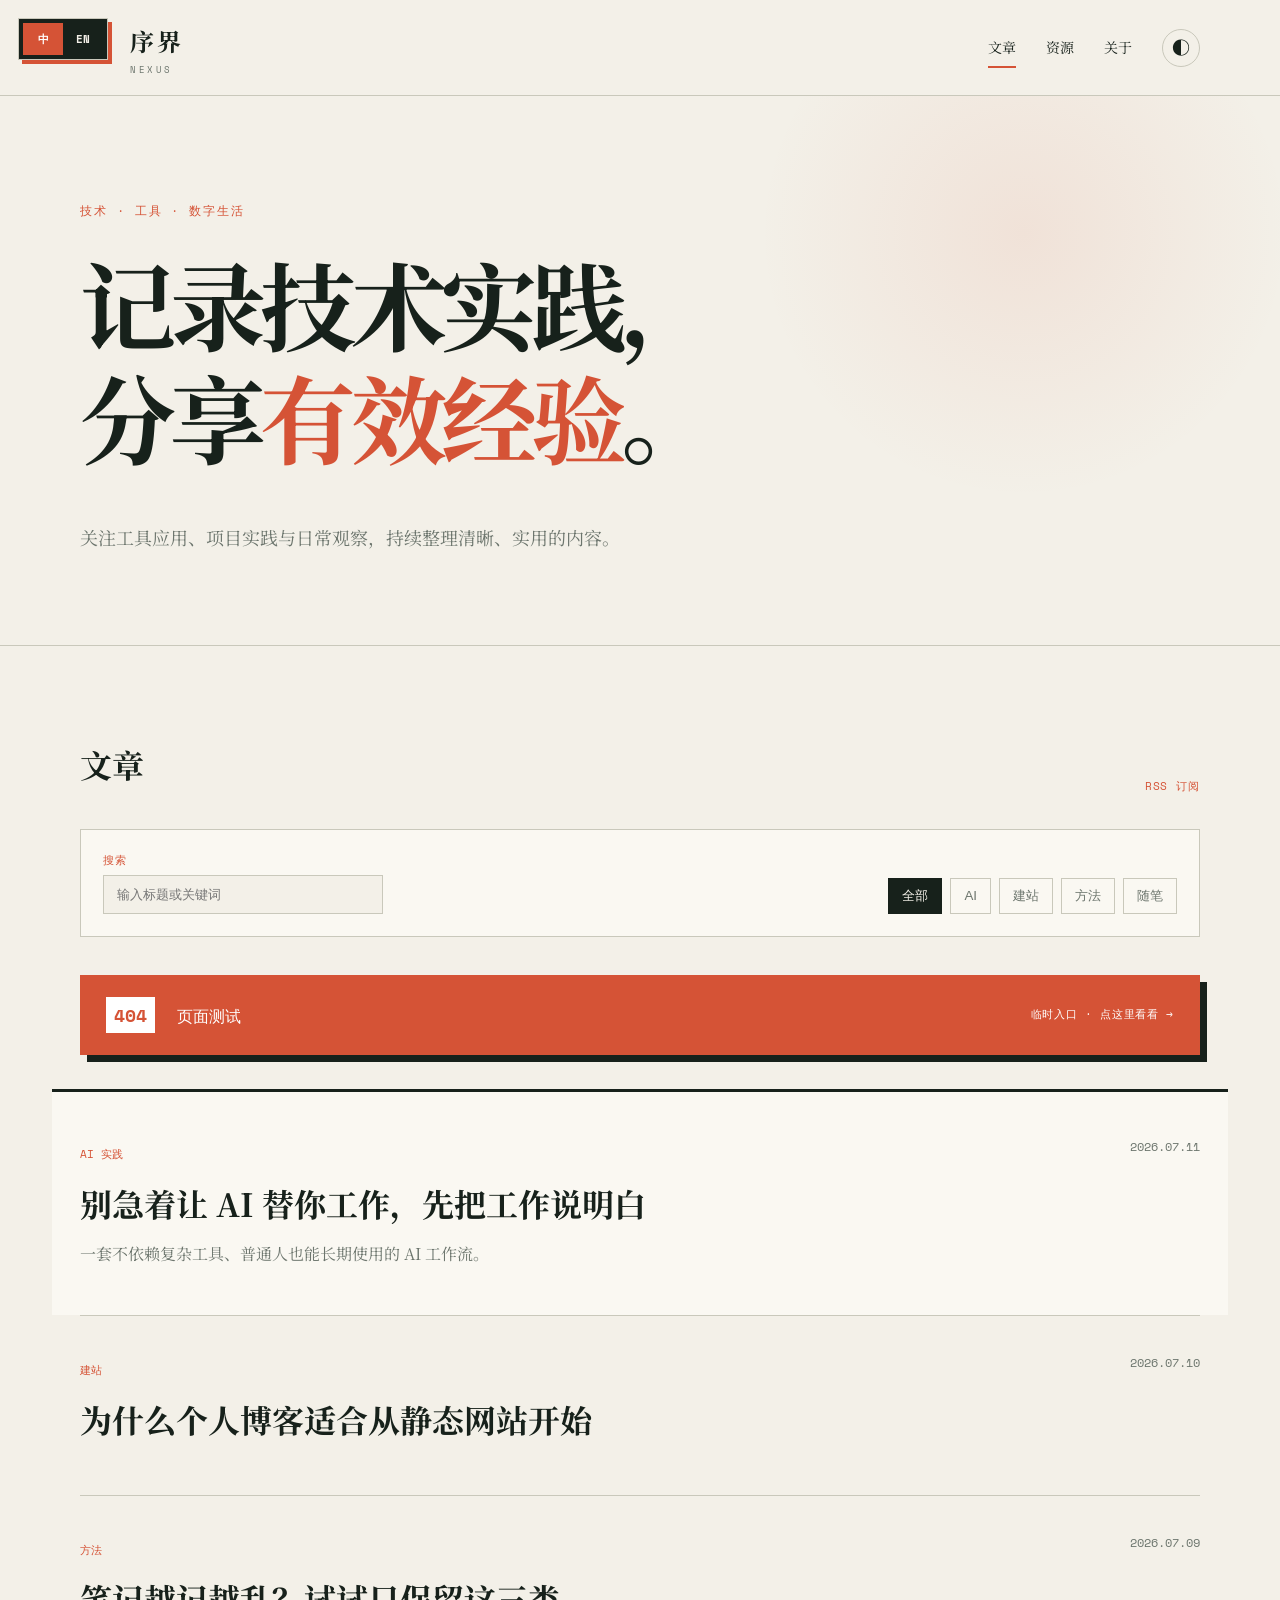
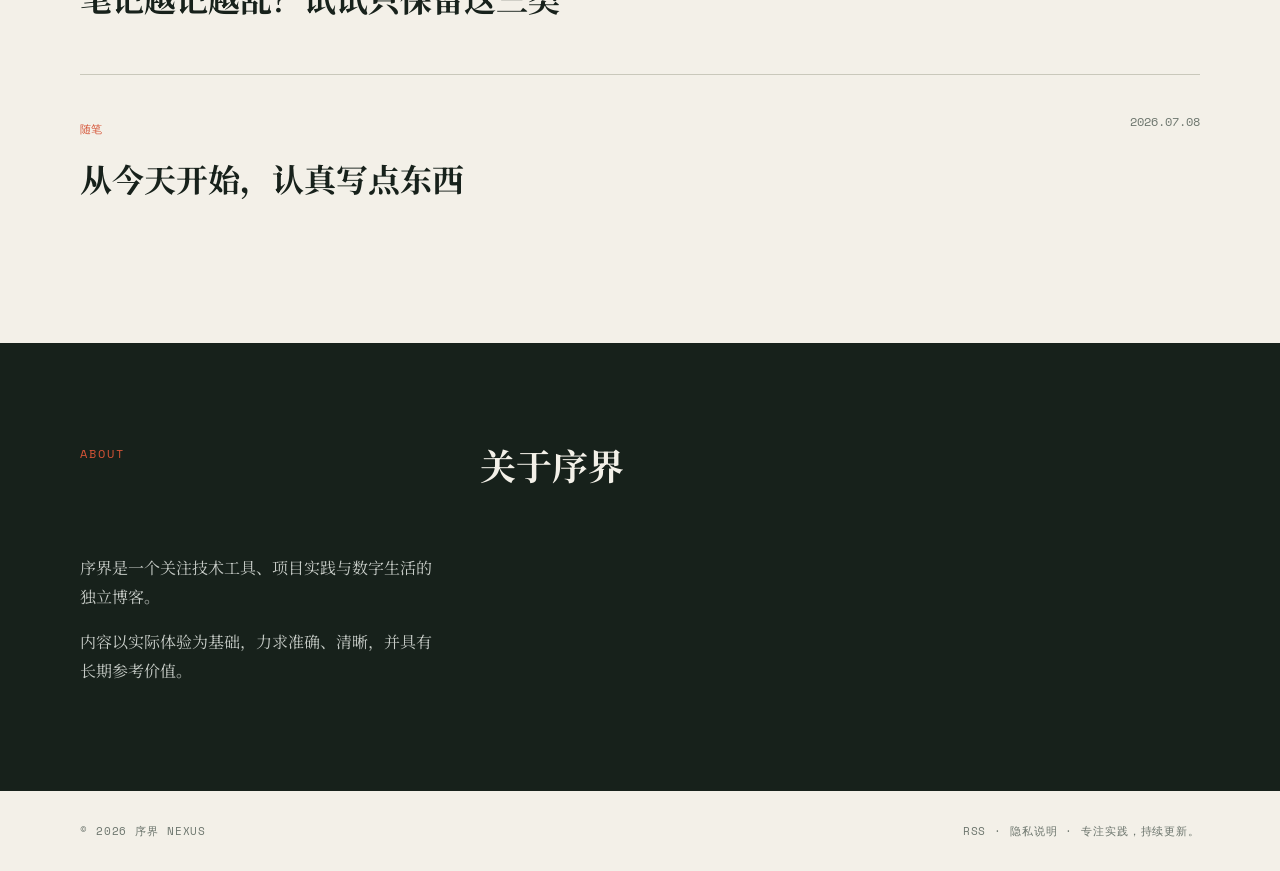
<file: index.html>
<!doctype html>
<html lang="zh-CN">
<head>
  <meta charset="utf-8">
  <meta name="viewport" content="width=device-width, initial-scale=1">
  <meta name="google-site-verification" content="OLqvK3lWUzKUaAXbJg2RWSnVFrcFOmCCA08Ltvx1gTo">
  <meta name="description" content="一间写技术、生活与长期主义的数字花园。">
  <title>序界 NEXUS · 个人博客</title>
  <link rel="alternate" type="application/rss+xml" title="序界 NEXUS RSS" href="./feed.xml">
  <link rel="stylesheet" href="./assets/style.css">
</head>
<body>
  <header class="site-header">
    <a class="brand" href="./">序界<span>NEXUS</span></a>
    <nav aria-label="主导航">
      <a class="active" href="./">文章</a><a href="./resources.html">资源</a><a href="#about">关于</a>
      <button id="theme" aria-label="切换明暗主题" title="切换明暗主题">◐</button>
    </nav>
  </header>

  <main>
    <section class="hero">
      <p class="eyebrow">技术 · 工具 · 数字生活</p>
      <h1>记录技术实践，<br>分享<em>有效经验</em>。</h1>
      <p class="intro">关注工具应用、项目实践与日常观察，持续整理清晰、实用的内容。</p>
    </section>

    <section class="posts" aria-labelledby="latest">
      <div class="section-head"><h2 id="latest">文章</h2><a class="rss-link" href="./feed.xml">RSS 订阅</a></div>
      <div class="post-tools">
        <label><span>搜索</span><input id="post-search" type="search" placeholder="输入标题或关键词" autocomplete="off"></label>
        <div class="filters" aria-label="文章分类">
          <button class="active" data-filter="all">全部</button><button data-filter="ai">AI</button><button data-filter="web">建站</button><button data-filter="method">方法</button><button data-filter="essay">随笔</button>
        </div>
      </div>
      <a class="test-404" href="./404-test-page">
        <span><b>404</b> 页面测试</span>
        <small>临时入口 · 点这里看看 →</small>
      </a>
      <a class="featured post-card" data-category="ai" data-search="AI 工作流 会议记录 提示词 核查" href="./posts/ai-workflow.html">
        <div><span class="tag">AI 实践</span><h3>别急着让 AI 替你工作，先把工作说明白</h3><p>一套不依赖复杂工具、普通人也能长期使用的 AI 工作流。</p></div>
        <time datetime="2026-07-11">2026.07.11</time>
      </a>
      <a class="post-row post-card" data-category="web" data-search="静态网站 博客 Cloudflare GitHub 部署" href="./posts/static-site.html"><div><span class="tag">建站</span><h3>为什么个人博客适合从静态网站开始</h3></div><time>2026.07.10</time></a>
      <a class="post-row post-card" data-category="method" data-search="数字笔记 文件夹 方法 整理" href="./posts/digital-notes.html"><div><span class="tag">方法</span><h3>笔记越记越乱？试试只保留这三类</h3></div><time>2026.07.09</time></a>
      <a class="post-row post-card" data-category="essay" data-search="写作 博客 随笔" href="./posts/hello-world.html"><div><span class="tag">随笔</span><h3>从今天开始，认真写点东西</h3></div><time>2026.07.08</time></a>
      <p id="no-results" hidden>没有找到相关文章。</p>
    </section>

    <section class="about" id="about">
      <p>ABOUT</p><h2>关于序界</h2>
      <div><p>序界是一个关注技术工具、项目实践与数字生活的独立博客。</p><p>内容以实际体验为基础，力求准确、清晰，并具有长期参考价值。</p></div>
    </section>
  </main>

  <footer><span>© 2026 序界 NEXUS</span><span><a href="./feed.xml">RSS</a> · <a href="./privacy.html">隐私说明</a> · 专注实践，持续更新。</span></footer>
  <script src="./assets/main.js"></script>
</body>
</html>
</file>
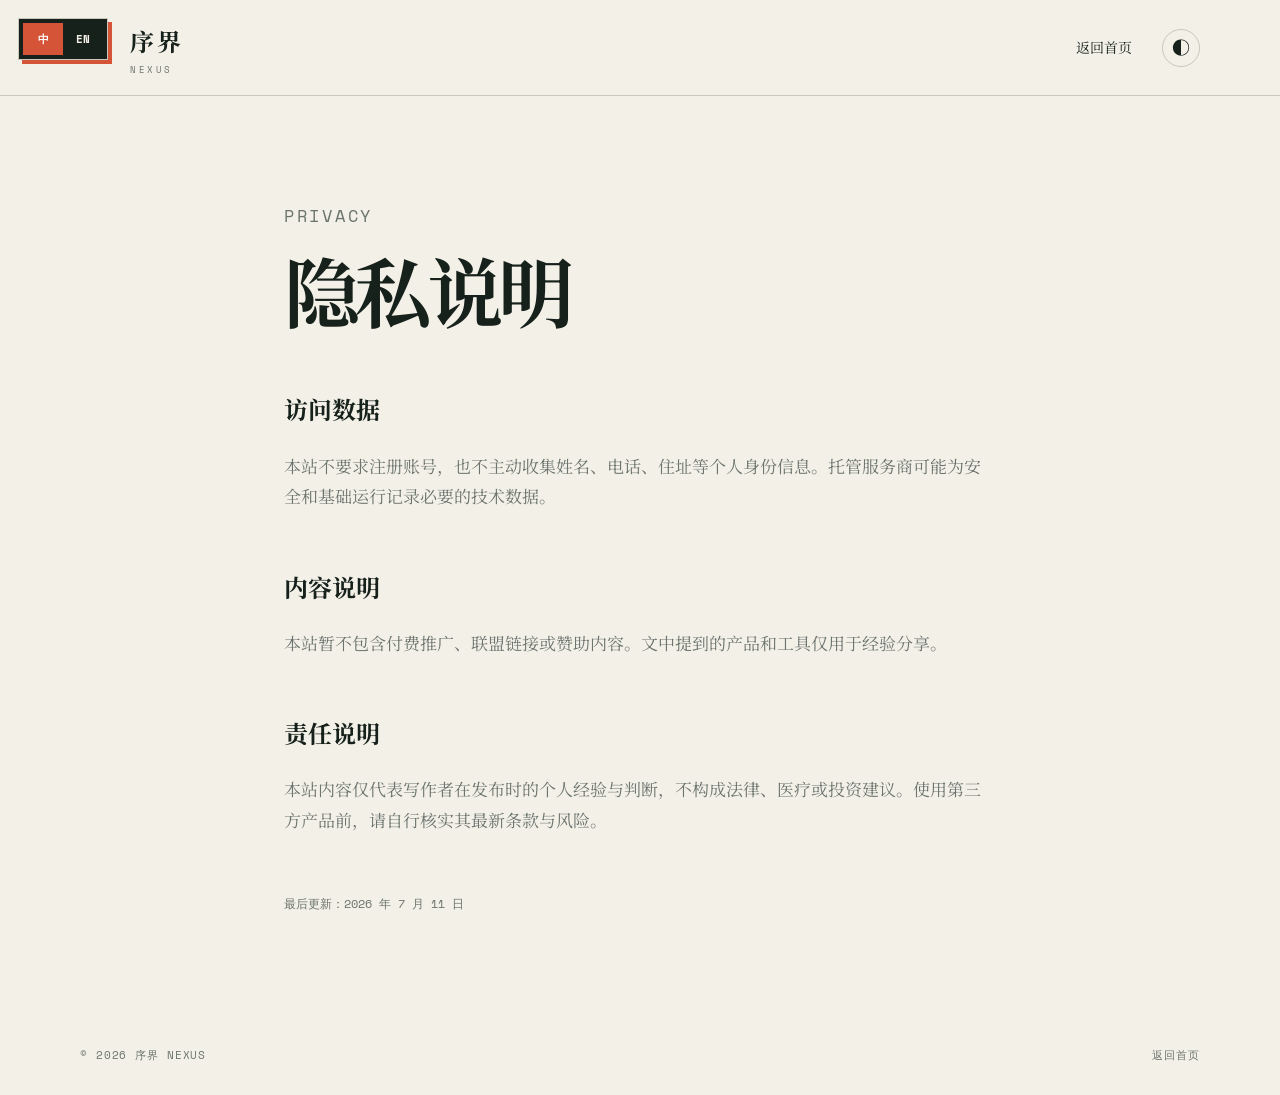
<file: privacy.html>
<!doctype html><html lang="zh-CN"><head><meta charset="utf-8"><meta name="viewport" content="width=device-width,initial-scale=1"><title>隐私与披露 · 序界 NEXUS</title><link rel="stylesheet" href="./assets/style.css"></head><body><header class="site-header"><a class="brand" href="./">序界<span>NEXUS</span></a><nav><a href="./">返回首页</a><button id="theme" aria-label="切换明暗主题">◐</button></nav></header>
<main class="legal"><p class="eyebrow">PRIVACY</p><h1>隐私说明</h1><h2>访问数据</h2><p>本站不要求注册账号，也不主动收集姓名、电话、住址等个人身份信息。托管服务商可能为安全和基础运行记录必要的技术数据。</p><h2>内容说明</h2><p>本站暂不包含付费推广、联盟链接或赞助内容。文中提到的产品和工具仅用于经验分享。</p><h2>责任说明</h2><p>本站内容仅代表写作者在发布时的个人经验与判断，不构成法律、医疗或投资建议。使用第三方产品前，请自行核实其最新条款与风险。</p><p class="updated">最后更新：2026 年 7 月 11 日</p></main><footer><span>© 2026 序界 NEXUS</span><a href="./">返回首页</a></footer><script src="./assets/main.js"></script></body></html>
</file>
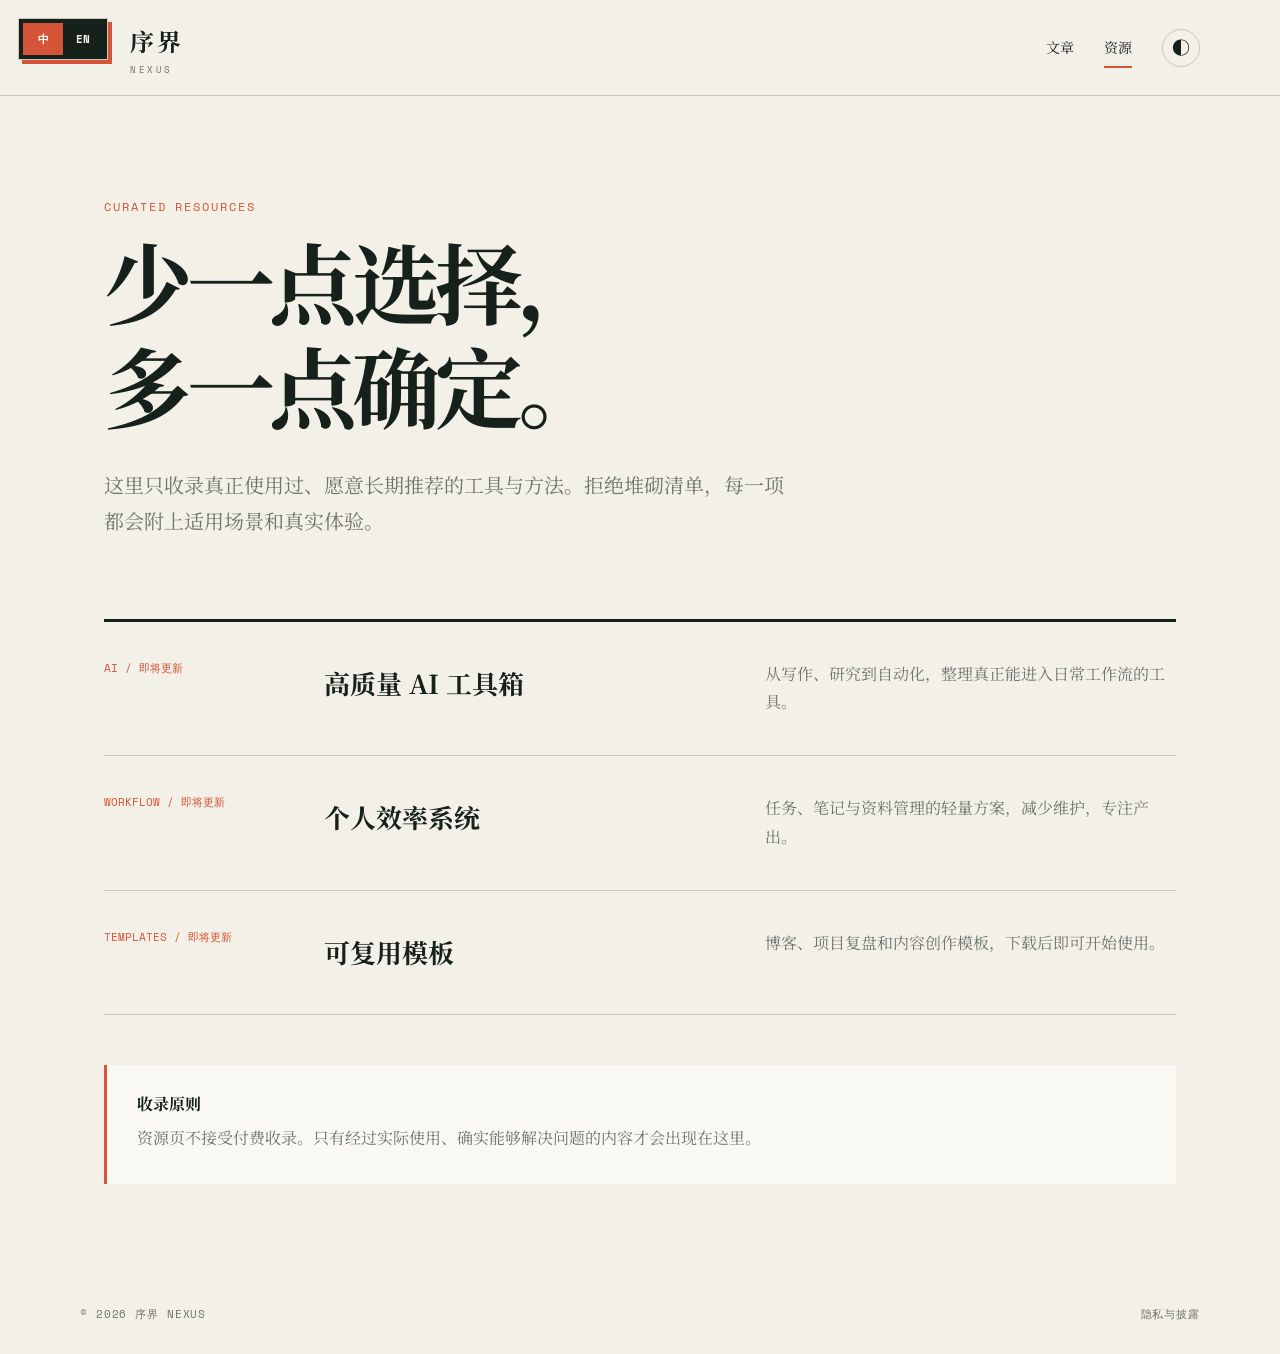
<file: resources.html>
<!doctype html><html lang="zh-CN"><head><meta charset="utf-8"><meta name="viewport" content="width=device-width,initial-scale=1"><meta name="description" content="序界 NEXUS 精选 AI 工具、效率软件与数字资源。"><title>精选资源 · 序界 NEXUS</title><link rel="stylesheet" href="./assets/style.css"></head><body>
<header class="site-header"><a class="brand" href="./">序界<span>NEXUS</span></a><nav><a href="./">文章</a><a class="active" href="./resources.html">资源</a><button id="theme" aria-label="切换明暗主题">◐</button></nav></header>
<main class="subpage"><header><p class="eyebrow">CURATED RESOURCES</p><h1>少一点选择，<br>多一点确定。</h1><p class="lead">这里只收录真正使用过、愿意长期推荐的工具与方法。拒绝堆砌清单，每一项都会附上适用场景和真实体验。</p></header>
<section class="resource-list"><article><span>AI / 即将更新</span><h2>高质量 AI 工具箱</h2><p>从写作、研究到自动化，整理真正能进入日常工作流的工具。</p></article><article><span>WORKFLOW / 即将更新</span><h2>个人效率系统</h2><p>任务、笔记与资料管理的轻量方案，减少维护，专注产出。</p></article><article><span>TEMPLATES / 即将更新</span><h2>可复用模板</h2><p>博客、项目复盘和内容创作模板，下载后即可开始使用。</p></article></section>
<aside class="disclosure"><b>收录原则</b><p>资源页不接受付费收录。只有经过实际使用、确实能够解决问题的内容才会出现在这里。</p></aside></main>
<footer><span>© 2026 序界 NEXUS</span><a href="./privacy.html">隐私与披露</a></footer><script src="./assets/main.js"></script></body></html>
</file>
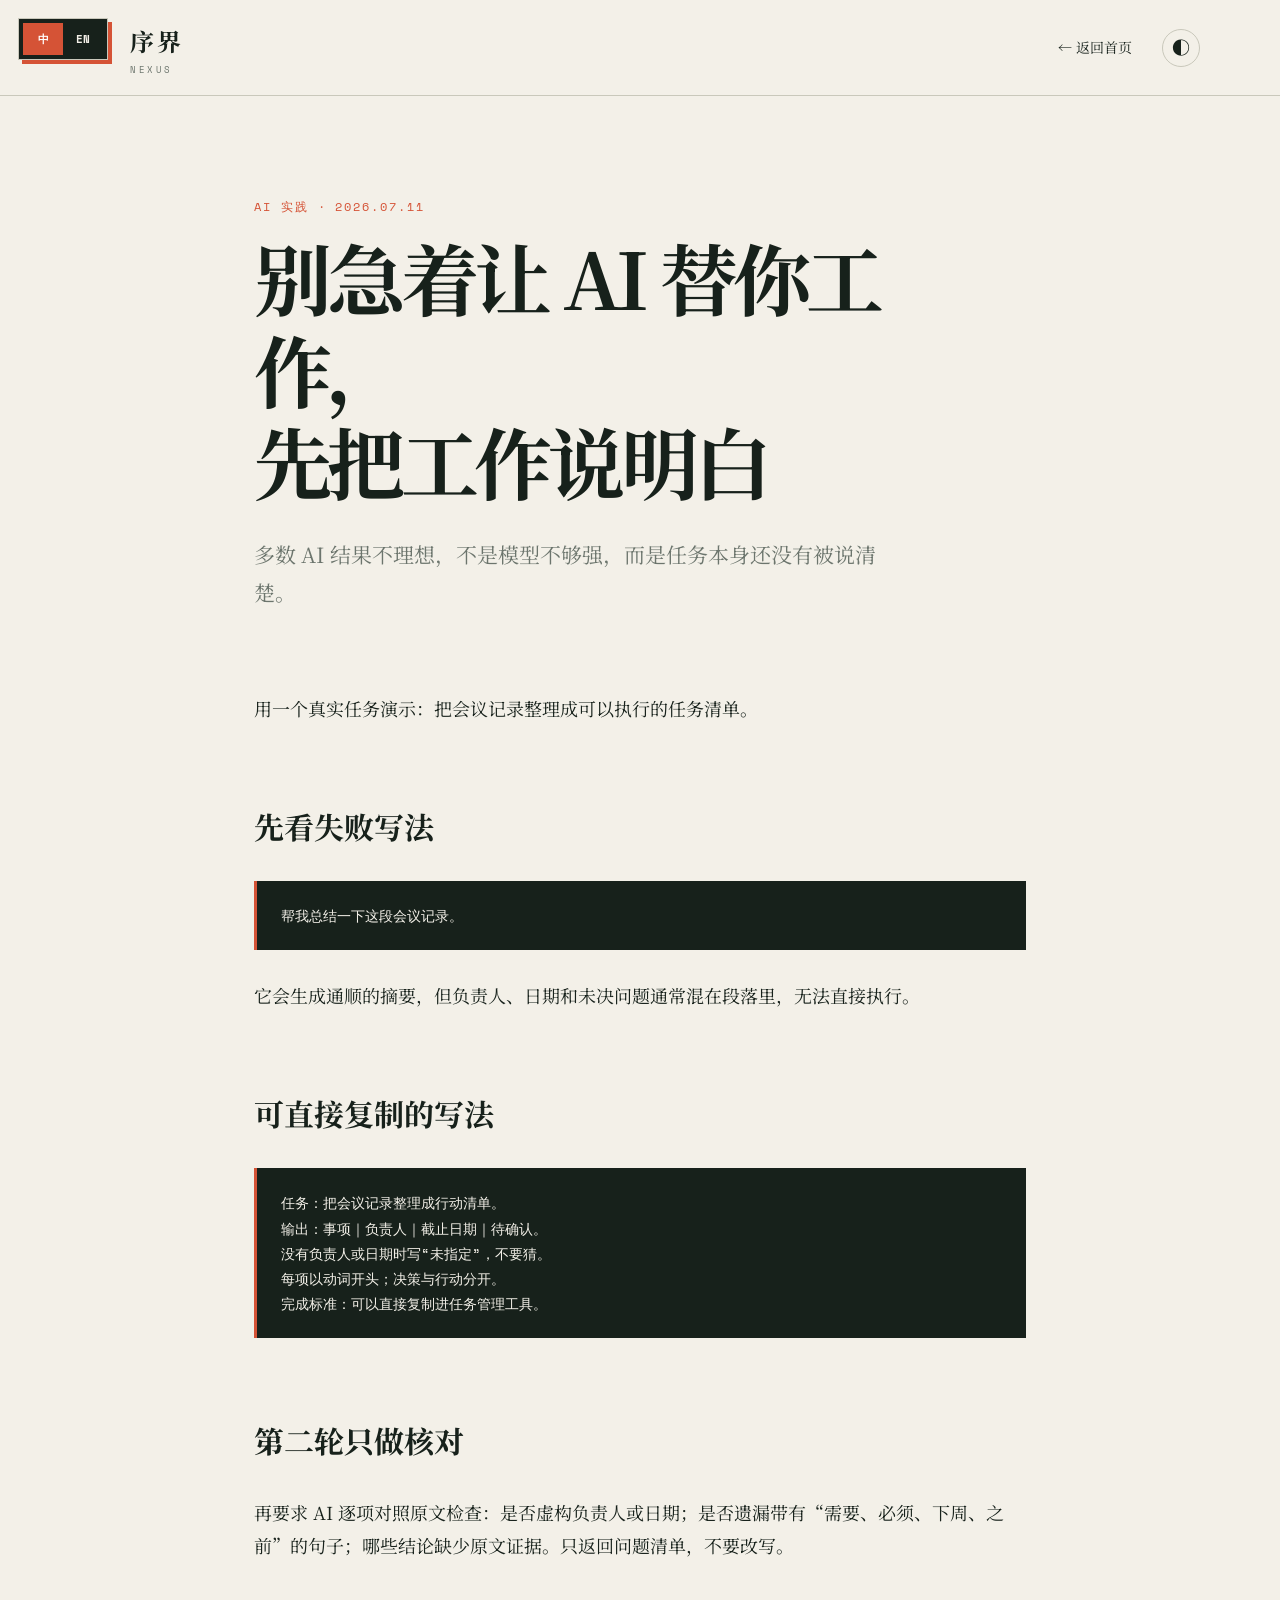
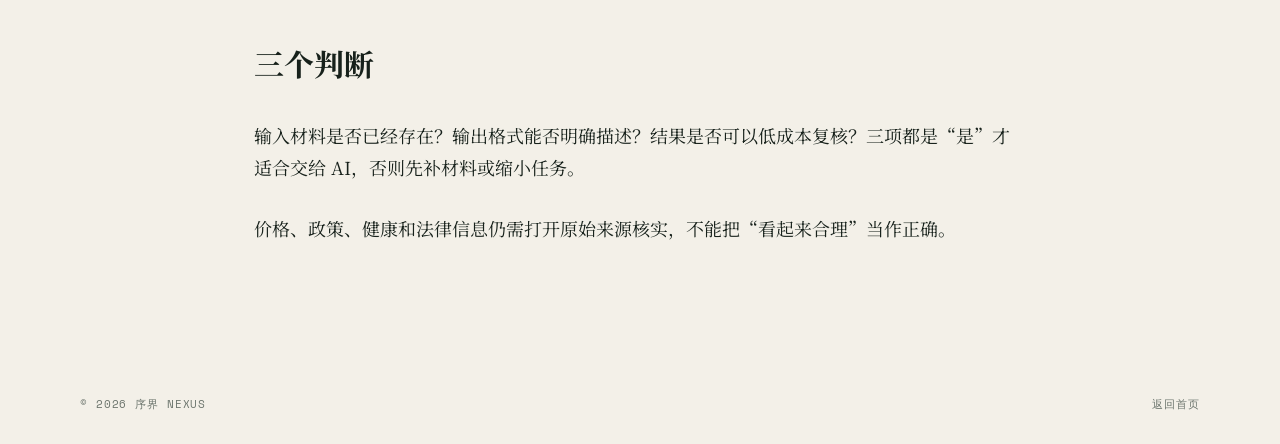
<file: posts/ai-workflow.html>
<!doctype html>
<html lang="zh-CN">
  <head>
    <meta charset="utf-8" />
    <meta name="viewport" content="width=device-width,initial-scale=1" />
    <meta name="description" content="一套简单、可重复使用的 AI 工作流。" />
    <title>别急着让 AI 替你工作 · 序界 NEXUS</title>
    <link rel="stylesheet" href="../assets/style.css" />
  </head>
  <body>
    <header class="site-header">
      <a class="brand" href="../">序界<span>NEXUS</span></a>
      <nav>
        <a href="../">← 返回首页</a
        ><button id="theme" aria-label="切换明暗主题">◐</button>
      </nav>
    </header>
    <main class="article">
      <header>
        <p class="eyebrow">AI 实践 · 2026.07.11</p>
        <h1>别急着让 AI 替你工作，<br />先把工作说明白</h1>
        <p class="lead">
          多数 AI 结果不理想，不是模型不够强，而是任务本身还没有被说清楚。
        </p>
      </header>
      <article>
      <p>用一个真实任务演示：把会议记录整理成可以执行的任务清单。</p>
      <h2>先看失败写法</h2>
      <pre><code>帮我总结一下这段会议记录。</code></pre>
      <p>它会生成通顺的摘要，但负责人、日期和未决问题通常混在段落里，无法直接执行。</p>
      <h2>可直接复制的写法</h2>
      <pre><code>任务：把会议记录整理成行动清单。
输出：事项｜负责人｜截止日期｜待确认。
没有负责人或日期时写“未指定”，不要猜。
每项以动词开头；决策与行动分开。
完成标准：可以直接复制进任务管理工具。</code></pre>
      <h2>第二轮只做核对</h2>
        <p>
        再要求 AI 逐项对照原文检查：是否虚构负责人或日期；是否遗漏带有“需要、必须、下周、之前”的句子；哪些结论缺少原文证据。只返回问题清单，不要改写。
        </p>
      <h2>三个判断</h2>
        <p>
        输入材料是否已经存在？输出格式能否明确描述？结果是否可以低成本复核？三项都是“是”才适合交给 AI，否则先补材料或缩小任务。
        </p>
      <p>价格、政策、健康和法律信息仍需打开原始来源核实，不能把“看起来合理”当作正确。</p>
      </article>
    </main>
    <footer><span>© 2026 序界 NEXUS</span><a href="../">返回首页</a></footer>
    <script src="../assets/main.js"></script>
  </body>
</html>
</file>
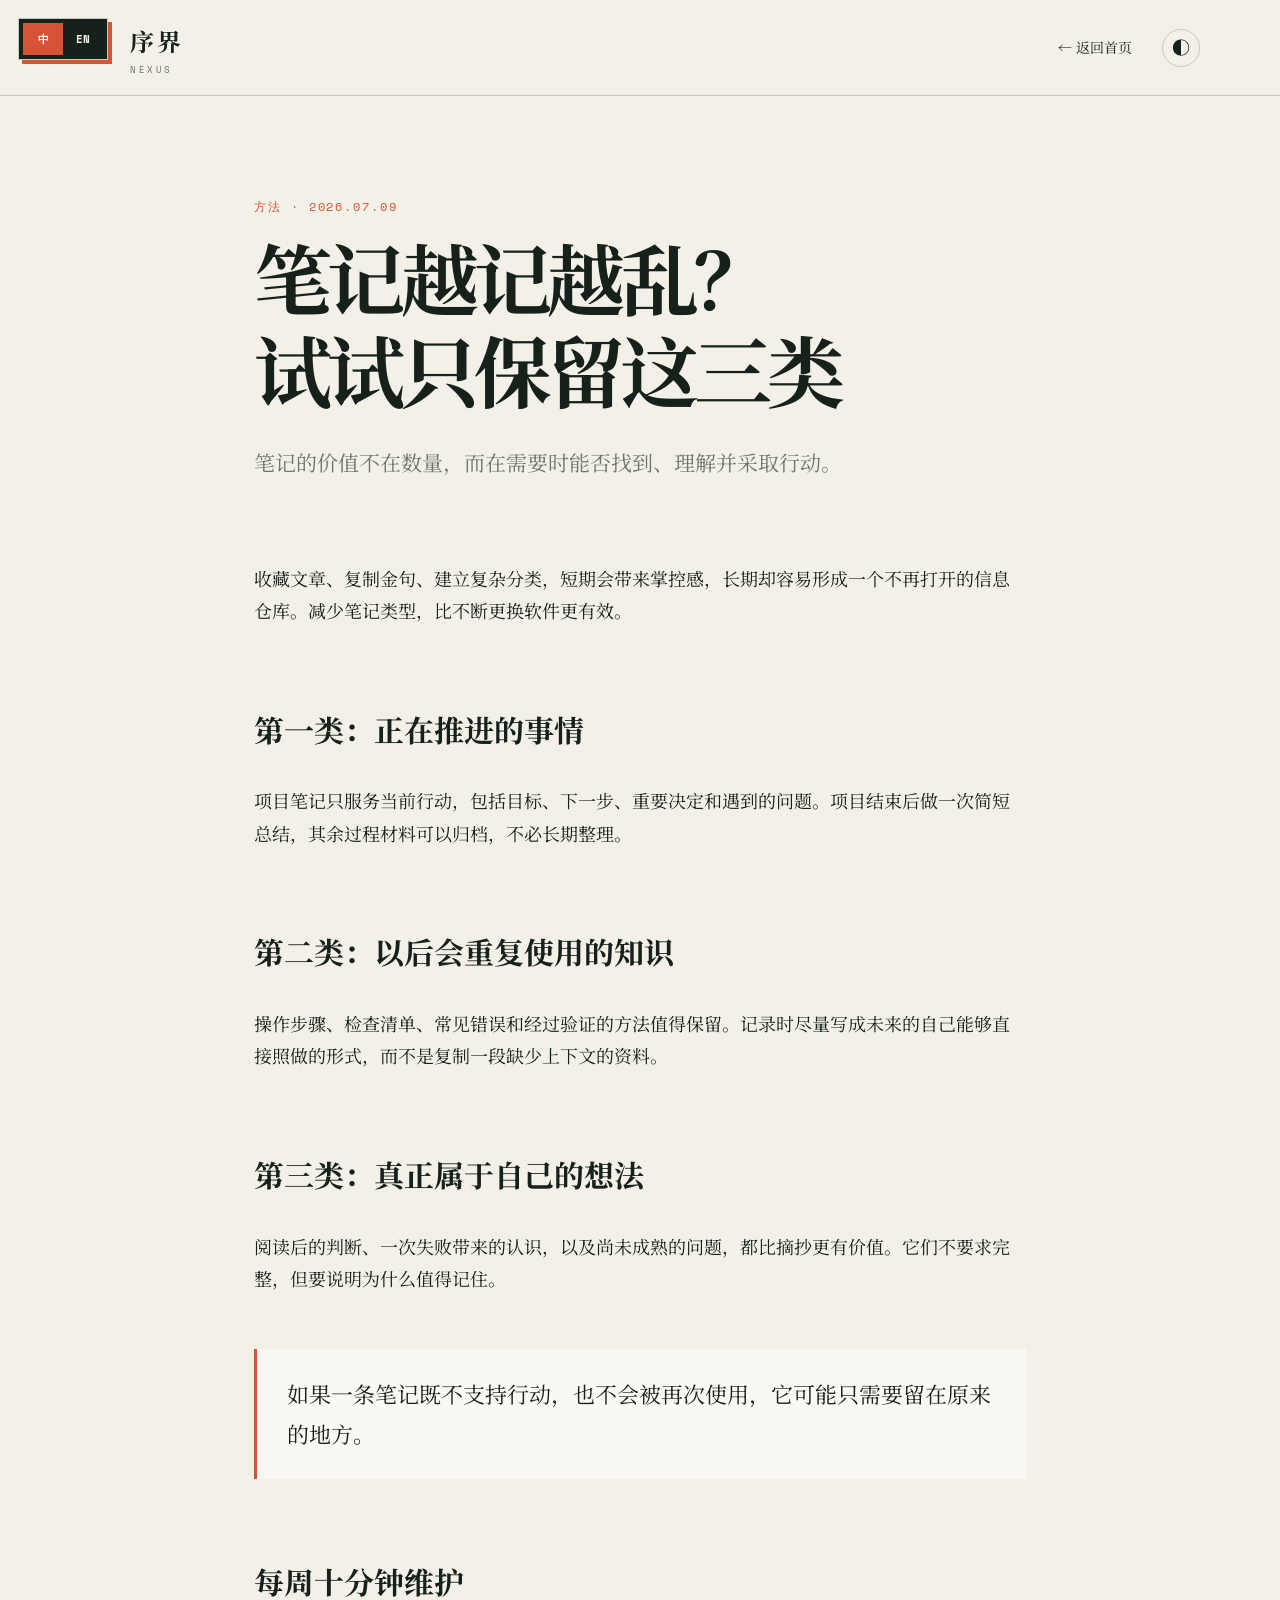
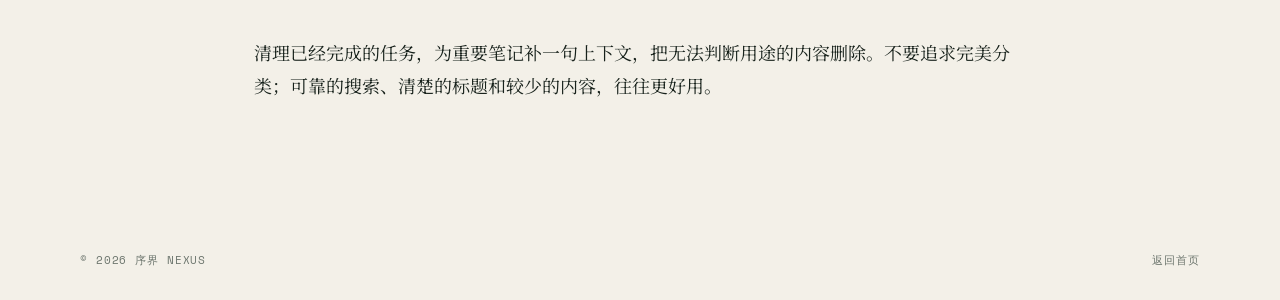
<file: posts/digital-notes.html>
<!doctype html>
<html lang="zh-CN">
  <head>
    <meta charset="utf-8" />
    <meta name="viewport" content="width=device-width,initial-scale=1" />
    <meta name="description" content="用三类笔记减少信息整理负担。" />
    <title>笔记只保留这三类 · 序界 NEXUS</title>
    <link rel="stylesheet" href="../assets/style.css" />
  </head>
  <body>
    <header class="site-header">
      <a class="brand" href="../">序界<span>NEXUS</span></a>
      <nav>
        <a href="../">← 返回首页</a
        ><button id="theme" aria-label="切换明暗主题">◐</button>
      </nav>
    </header>
    <main class="article">
      <header>
        <p class="eyebrow">方法 · 2026.07.09</p>
        <h1>笔记越记越乱？<br />试试只保留这三类</h1>
        <p class="lead">
          笔记的价值不在数量，而在需要时能否找到、理解并采取行动。
        </p>
      </header>
      <article>
        <p>
          收藏文章、复制金句、建立复杂分类，短期会带来掌控感，长期却容易形成一个不再打开的信息仓库。减少笔记类型，比不断更换软件更有效。
        </p>
        <h2>第一类：正在推进的事情</h2>
        <p>
          项目笔记只服务当前行动，包括目标、下一步、重要决定和遇到的问题。项目结束后做一次简短总结，其余过程材料可以归档，不必长期整理。
        </p>
        <h2>第二类：以后会重复使用的知识</h2>
        <p>
          操作步骤、检查清单、常见错误和经过验证的方法值得保留。记录时尽量写成未来的自己能够直接照做的形式，而不是复制一段缺少上下文的资料。
        </p>
        <h2>第三类：真正属于自己的想法</h2>
        <p>
          阅读后的判断、一次失败带来的认识，以及尚未成熟的问题，都比摘抄更有价值。它们不要求完整，但要说明为什么值得记住。
        </p>
        <blockquote>
          如果一条笔记既不支持行动，也不会被再次使用，它可能只需要留在原来的地方。
        </blockquote>
        <h2>每周十分钟维护</h2>
        <p>
          清理已经完成的任务，为重要笔记补一句上下文，把无法判断用途的内容删除。不要追求完美分类；可靠的搜索、清楚的标题和较少的内容，往往更好用。
        </p>
      </article>
    </main>
    <footer><span>© 2026 序界 NEXUS</span><a href="../">返回首页</a></footer>
    <script src="../assets/main.js"></script>
  </body>
</html>
</file>
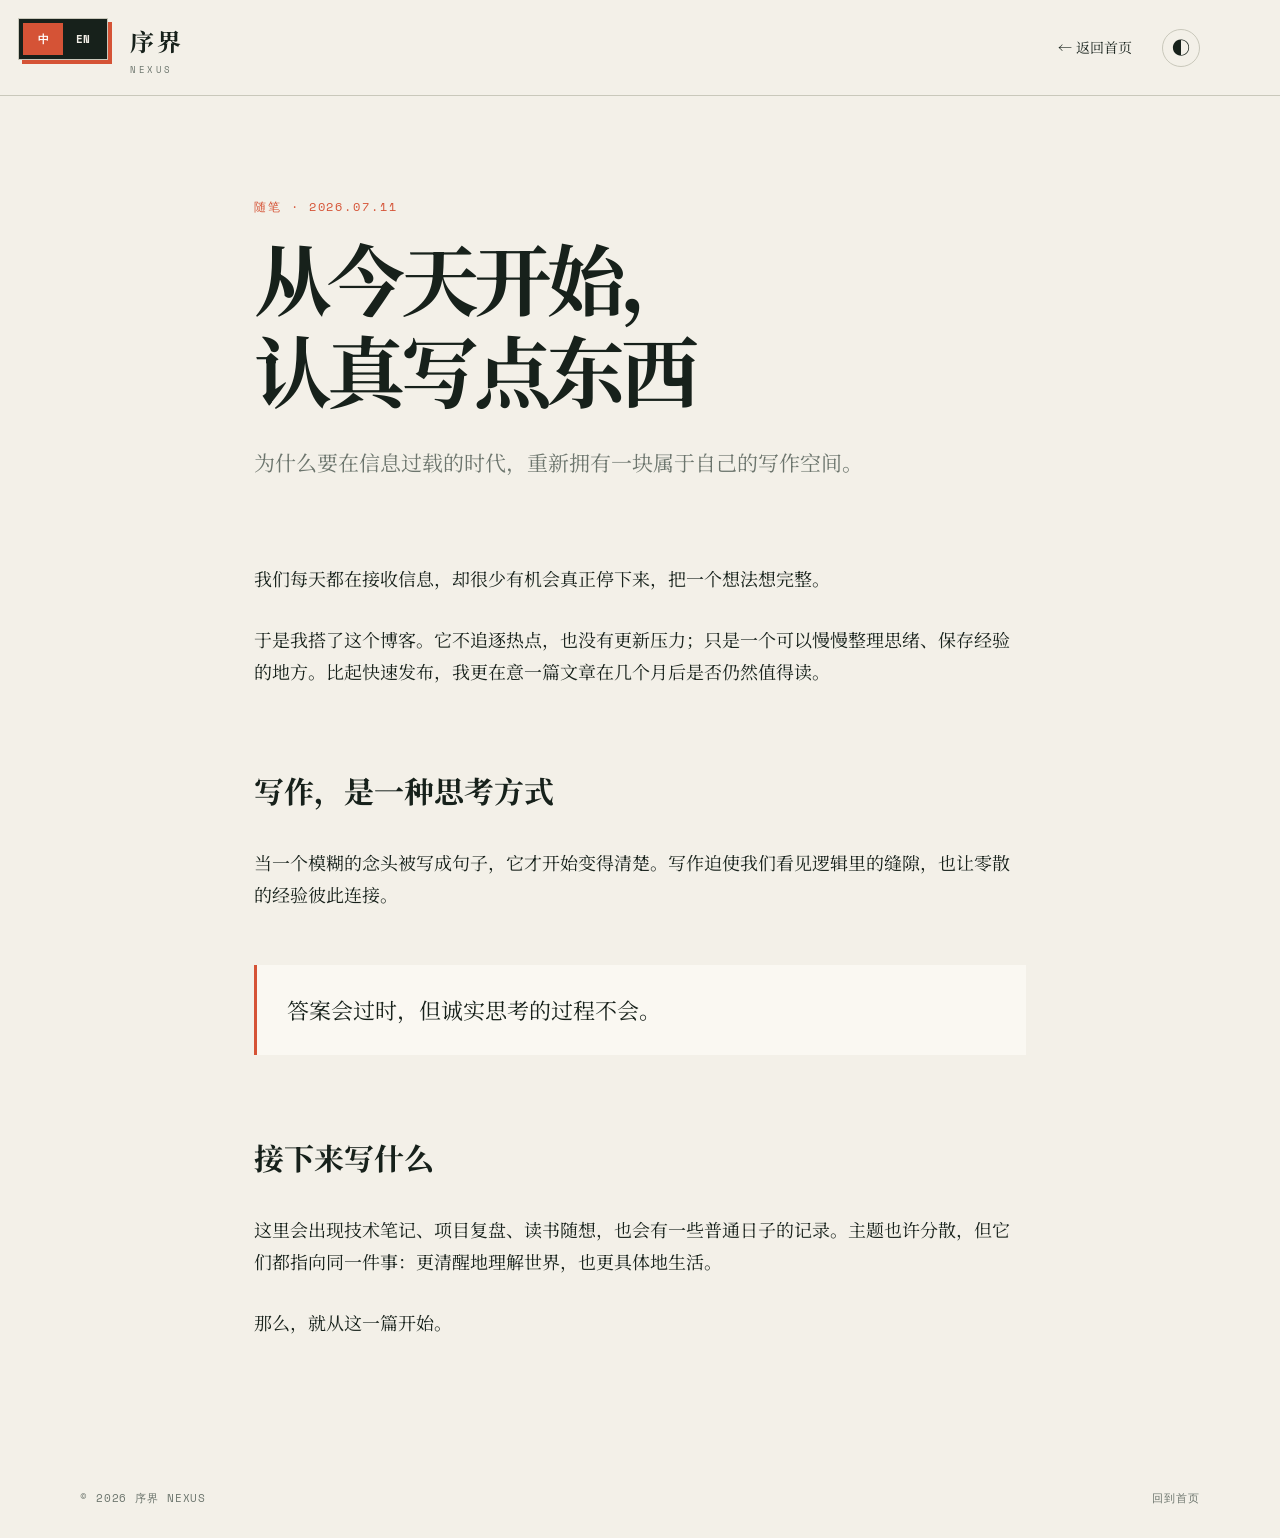
<file: posts/hello-world.html>
<!doctype html><html lang="zh-CN"><head><meta charset="utf-8"><meta name="viewport" content="width=device-width,initial-scale=1"><meta name="description" content="为什么要重新拥有一块属于自己的写作空间。"><title>从今天开始，认真写点东西 · 序界 NEXUS</title><link rel="stylesheet" href="../assets/style.css"></head>
<body><header class="site-header"><a class="brand" href="../">序界<span>NEXUS</span></a><nav><a href="../">← 返回首页</a><button id="theme" aria-label="切换明暗主题">◐</button></nav></header>
<main class="article"><header><p class="eyebrow">随笔 · 2026.07.11</p><h1>从今天开始，<br>认真写点东西</h1><p class="lead">为什么要在信息过载的时代，重新拥有一块属于自己的写作空间。</p></header>
<article><p>我们每天都在接收信息，却很少有机会真正停下来，把一个想法想完整。</p><p>于是我搭了这个博客。它不追逐热点，也没有更新压力；只是一个可以慢慢整理思绪、保存经验的地方。比起快速发布，我更在意一篇文章在几个月后是否仍然值得读。</p><h2>写作，是一种思考方式</h2><p>当一个模糊的念头被写成句子，它才开始变得清楚。写作迫使我们看见逻辑里的缝隙，也让零散的经验彼此连接。</p><blockquote>答案会过时，但诚实思考的过程不会。</blockquote><h2>接下来写什么</h2><p>这里会出现技术笔记、项目复盘、读书随想，也会有一些普通日子的记录。主题也许分散，但它们都指向同一件事：更清醒地理解世界，也更具体地生活。</p><p>那么，就从这一篇开始。</p></article></main>
<footer><span>© 2026 序界 NEXUS</span><a href="../">回到首页</a></footer><script src="../assets/main.js"></script></body></html>
</file>
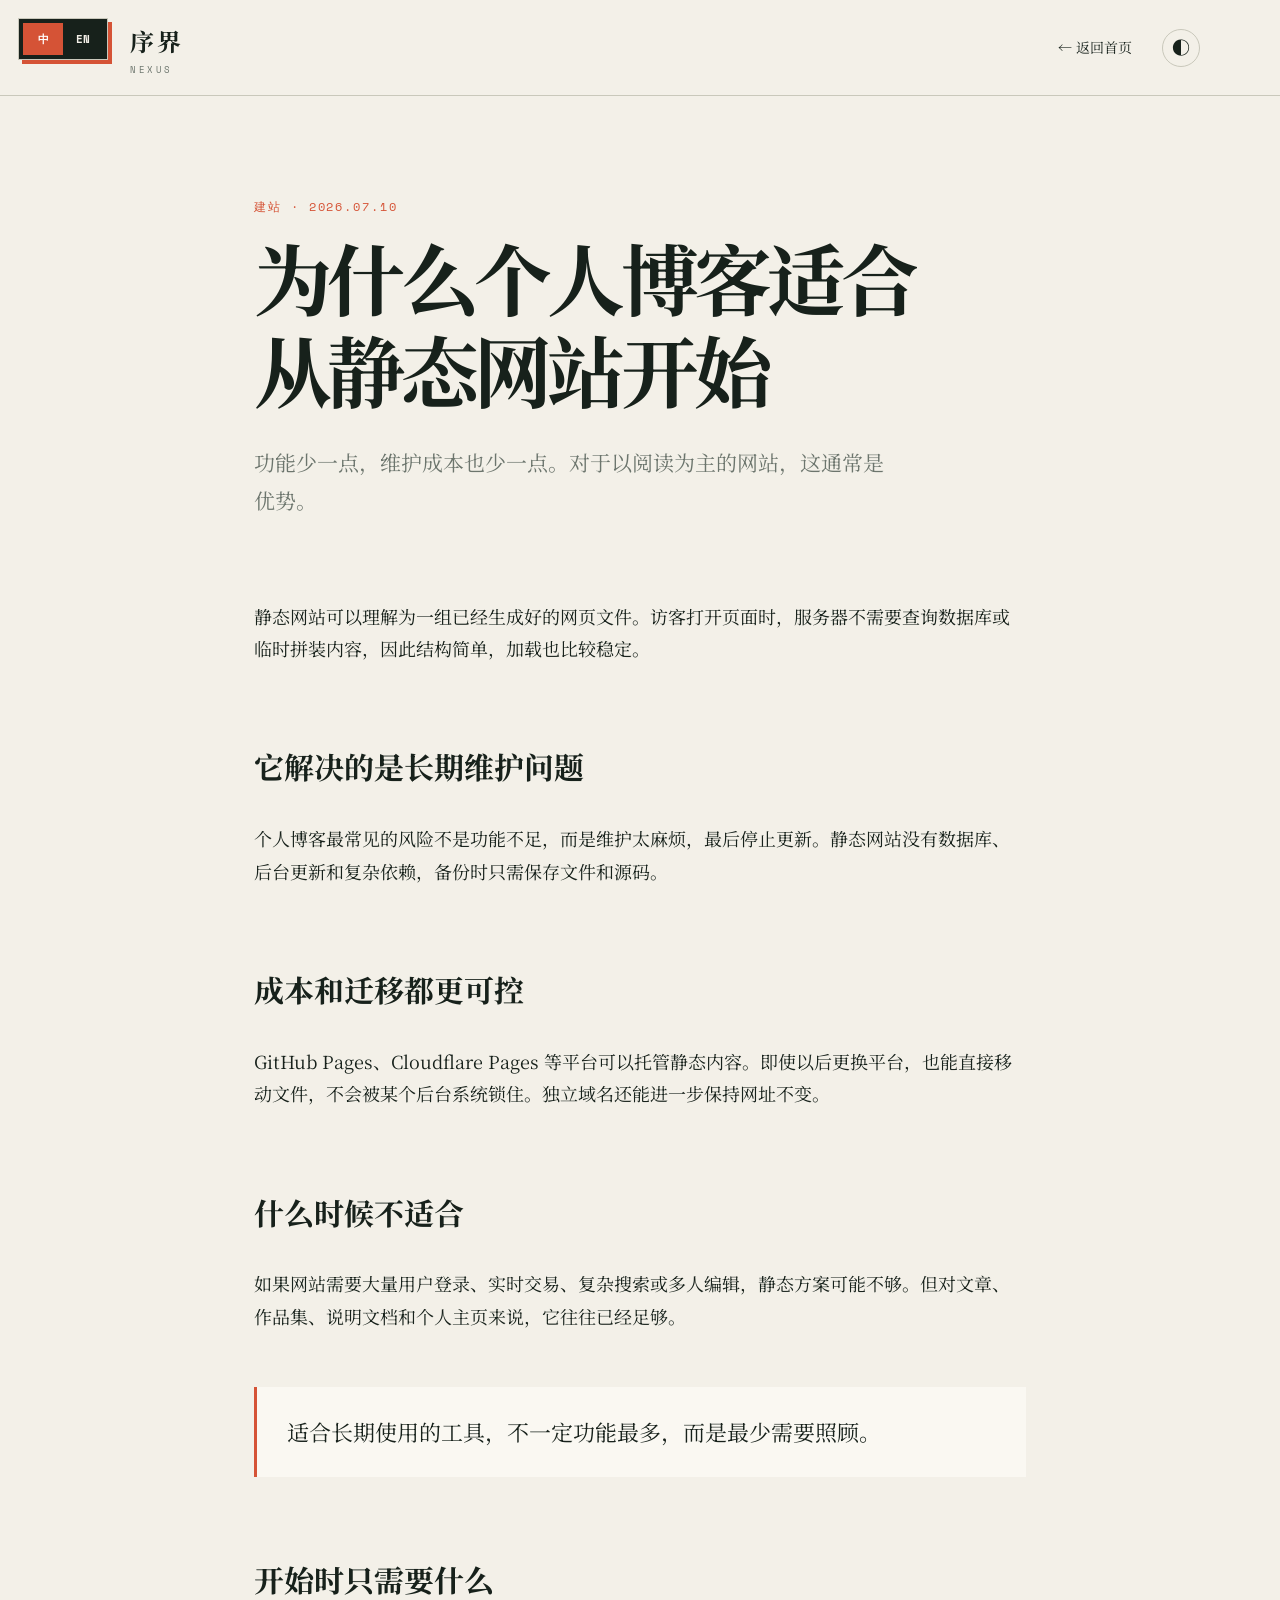
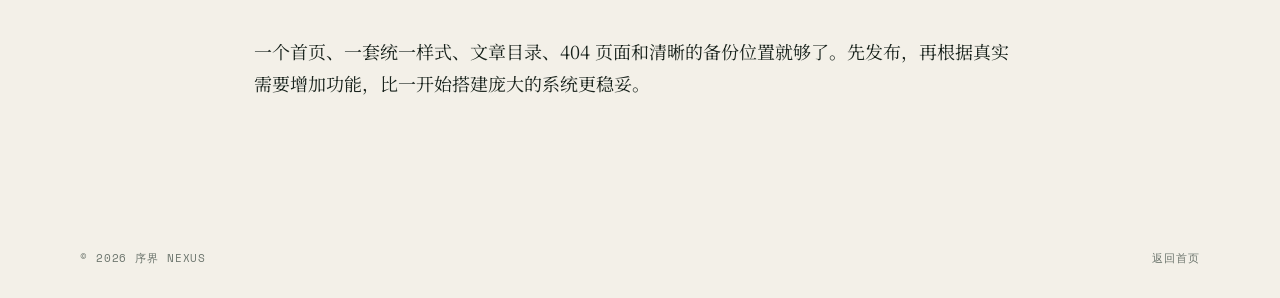
<file: posts/static-site.html>
<!doctype html>
<html lang="zh-CN">
  <head>
    <meta charset="utf-8" />
    <meta name="viewport" content="width=device-width,initial-scale=1" />
    <meta name="description" content="个人博客为什么适合使用静态网站。" />
    <title>个人博客为什么适合静态网站 · 序界 NEXUS</title>
    <link rel="stylesheet" href="../assets/style.css" />
  </head>
  <body>
    <header class="site-header">
      <a class="brand" href="../">序界<span>NEXUS</span></a>
      <nav>
        <a href="../">← 返回首页</a
        ><button id="theme" aria-label="切换明暗主题">◐</button>
      </nav>
    </header>
    <main class="article">
      <header>
        <p class="eyebrow">建站 · 2026.07.10</p>
        <h1>为什么个人博客适合<br />从静态网站开始</h1>
        <p class="lead">
          功能少一点，维护成本也少一点。对于以阅读为主的网站，这通常是优势。
        </p>
      </header>
      <article>
        <p>
          静态网站可以理解为一组已经生成好的网页文件。访客打开页面时，服务器不需要查询数据库或临时拼装内容，因此结构简单，加载也比较稳定。
        </p>
        <h2>它解决的是长期维护问题</h2>
        <p>
          个人博客最常见的风险不是功能不足，而是维护太麻烦，最后停止更新。静态网站没有数据库、后台更新和复杂依赖，备份时只需保存文件和源码。
        </p>
        <h2>成本和迁移都更可控</h2>
        <p>
          GitHub Pages、Cloudflare Pages
          等平台可以托管静态内容。即使以后更换平台，也能直接移动文件，不会被某个后台系统锁住。独立域名还能进一步保持网址不变。
        </p>
        <h2>什么时候不适合</h2>
        <p>
          如果网站需要大量用户登录、实时交易、复杂搜索或多人编辑，静态方案可能不够。但对文章、作品集、说明文档和个人主页来说，它往往已经足够。
        </p>
        <blockquote>
          适合长期使用的工具，不一定功能最多，而是最少需要照顾。
        </blockquote>
        <h2>开始时只需要什么</h2>
        <p>
          一个首页、一套统一样式、文章目录、404
          页面和清晰的备份位置就够了。先发布，再根据真实需要增加功能，比一开始搭建庞大的系统更稳妥。
        </p>
      </article>
    </main>
    <footer><span>© 2026 序界 NEXUS</span><a href="../">返回首页</a></footer>
    <script src="../assets/main.js"></script>
  </body>
</html>
</file>
<file: assets/style.css>
@import url('https://fonts.googleapis.com/css2?family=Noto+Serif+SC:wght@400;600;700&family=Space+Mono:wght@400;700&display=swap');
.post-tools{display:flex;align-items:end;justify-content:space-between;gap:24px;margin:0 0 38px;padding:22px;background:var(--paper);border:1px solid var(--line)}.post-tools label{display:grid;gap:7px;min-width:280px}.post-tools label span,.rss-link{font:11px 'Space Mono';letter-spacing:.08em;color:var(--accent)}.post-tools input{width:100%;padding:11px 13px;border:1px solid var(--line);background:var(--bg);color:var(--ink);font:14px inherit}.filters{display:flex;flex-wrap:wrap;gap:8px}.filters button{padding:8px 13px;border:1px solid var(--line);background:transparent;color:var(--muted);cursor:pointer}.filters button.active,.filters button:hover{background:var(--ink);color:var(--bg);border-color:var(--ink)}.post-card[hidden]{display:none!important}#no-results{padding:40px 0;color:var(--muted);text-align:center}@media(max-width:700px){.post-tools{align-items:stretch;flex-direction:column}.post-tools label{min-width:0}.rss-link{padding-bottom:7px}}
.article pre{overflow:auto;margin:2em 0;padding:22px 24px;background:var(--ink);color:var(--bg);border-left:3px solid var(--accent);font:14px/1.8 'Space Mono',monospace}.article code{font-family:'Space Mono',monospace}
.lang-switch{position:fixed;z-index:1000;top:18px;left:18px;display:flex;padding:4px;background:var(--ink);border:1px solid var(--line);box-shadow:4px 4px 0 var(--accent)}.lang-switch button{min-width:40px;height:32px;padding:0 8px;border:0;background:transparent;color:var(--bg);font:700 11px 'Space Mono';cursor:pointer}.lang-switch button.active{background:var(--accent);color:#fff}.site-header{padding-left:max(130px,var(--pad))!important}@media(max-width:700px){.lang-switch{top:12px;left:10px}.lang-switch button{min-width:34px}.site-header{padding-left:96px!important}.brand{font-size:19px}}
.monetize{padding:90px var(--pad);border-top:1px solid var(--line)}.monetize>h2{font-size:clamp(38px,6vw,68px);line-height:1.25;margin:18px 0 48px}.monetize-grid{display:grid;grid-template-columns:1fr 1fr;gap:18px}.monetize-grid a{padding:38px;background:var(--paper);border:1px solid var(--line);transition:.2s}.monetize-grid a:hover{border-color:var(--accent);transform:translateY(-3px)}.monetize-grid span,.resource-list span{font:11px 'Space Mono';color:var(--accent)}.monetize-grid h3{font-size:26px;margin:28px 0 8px}.monetize-grid p{color:var(--muted)}.monetize-grid b{font:11px 'Space Mono';letter-spacing:.08em}.subpage{max-width:1120px;margin:auto;padding:90px 24px}.subpage>header{max-width:850px;margin-bottom:80px}.subpage h1{font-size:clamp(50px,8vw,88px)}.lead{font-size:20px;color:var(--muted);max-width:680px}.resource-list{border-top:3px solid var(--ink)}.resource-list article{padding:38px 0;border-bottom:1px solid var(--line);display:grid;grid-template-columns:190px 1fr 1fr;gap:30px;align-items:start}.resource-list h2{margin:0;font-size:26px}.resource-list p{margin:0;color:var(--muted)}.disclosure{margin-top:50px;padding:25px 30px;border-left:3px solid var(--accent);background:var(--paper)}.disclosure p{margin:6px 0;color:var(--muted)}.service-grid{display:grid;grid-template-columns:1fr 1fr;gap:20px}.service-grid article{padding:40px;border-top:3px solid var(--ink);background:var(--paper)}.service-grid article>b{font:12px 'Space Mono';color:var(--accent)}.service-grid h2{font-size:28px}.service-grid p,.service-grid li{color:var(--muted)}.contact-card{margin-top:70px;padding:50px;background:var(--ink);color:var(--bg)}.contact-card h2{font-size:34px;margin:12px 0}.contact-card>p:last-child{color:#bfc6c0}.legal{max-width:760px;margin:auto;padding:90px 24px}.legal h1{font-size:clamp(48px,8vw,76px)}.legal h2{margin-top:2.2em}.legal p{font-size:17px;color:var(--muted)}.legal .updated{font:12px 'Space Mono';margin-top:60px}@media(max-width:700px){.monetize-grid,.service-grid{grid-template-columns:1fr}.resource-list article{grid-template-columns:1fr}.subpage{padding-top:60px}.site-header nav a:nth-child(n+3){display:none}}
.test-404{display:flex;align-items:center;justify-content:space-between;gap:20px;margin:0 0 34px;padding:20px 24px;background:var(--accent);color:#fff;border:2px solid var(--accent);font-family:'Space Mono',monospace;box-shadow:7px 7px 0 var(--ink);transition:.2s}.test-404:hover{transform:translate(-2px,-2px);box-shadow:10px 10px 0 var(--ink)}.test-404 b{display:inline-block;margin-right:12px;padding:2px 8px;background:#fff;color:var(--accent);font-size:18px}.test-404 small{font-size:11px;letter-spacing:.06em}@media(max-width:700px){.test-404{align-items:flex-start;flex-direction:column}}
:root{--bg:#f3f0e8;--paper:#faf8f2;--ink:#17211b;--muted:#6c756d;--line:#c9c8bb;--accent:#d55336;--pad:max(24px,calc((100vw - 1120px)/2));color-scheme:light}*{box-sizing:border-box}html{scroll-behavior:smooth}body{margin:0;background:var(--bg);color:var(--ink);font-family:'Noto Serif SC',serif;line-height:1.8;transition:.25s}a{color:inherit;text-decoration:none}.site-header{height:96px;padding:0 var(--pad);display:flex;align-items:center;justify-content:space-between;border-bottom:1px solid var(--line)}.brand{font-size:24px;font-weight:700;letter-spacing:.12em}.brand span{display:block;font:9px 'Space Mono';letter-spacing:.28em;color:var(--muted)}nav{display:flex;align-items:center;gap:30px;font-size:14px}nav a{position:relative}nav a.active:after{content:'';position:absolute;left:0;right:0;bottom:-8px;height:2px;background:var(--accent)}#theme{border:1px solid var(--line);background:transparent;color:inherit;border-radius:50%;width:38px;height:38px;cursor:pointer;font-size:18px}.hero{min-height:550px;padding:90px var(--pad) 70px;display:grid;align-content:center;border-bottom:1px solid var(--line);background:radial-gradient(circle at 80% 25%,color-mix(in srgb,var(--accent) 9%,transparent),transparent 24%)}.eyebrow,.section-head span,.about>p{font:12px 'Space Mono';letter-spacing:.16em;text-transform:uppercase;color:var(--accent)}h1{font-size:clamp(48px,7.5vw,96px);line-height:1.18;letter-spacing:-.06em;margin:14px 0 30px;max-width:900px}h1 em{font-style:normal;color:var(--accent)}.intro{max-width:550px;color:var(--muted);font-size:18px}.posts{padding:90px var(--pad)}.section-head{display:flex;align-items:end;justify-content:space-between;margin-bottom:35px}.section-head h2{font-size:32px;margin:0}.featured,.post-row{display:flex;justify-content:space-between;gap:30px;padding:38px 0;border-top:1px solid var(--line)}.featured{background:var(--paper);margin:0 calc(var(--pad)*-.35);padding:46px calc(var(--pad)*.35);border-top:3px solid var(--ink);transition:.2s}.featured:hover{transform:translateY(-3px);box-shadow:0 12px 30px #17211b12}.tag{font:11px 'Space Mono';color:var(--accent)}.posts h3{font-size:clamp(20px,3vw,32px);margin:8px 0}.posts p{color:var(--muted);margin:0}.posts time{font:12px 'Space Mono';color:var(--muted);white-space:nowrap}.about{padding:90px var(--pad);background:var(--ink);color:var(--bg);display:grid;grid-template-columns:1fr 2fr;gap:40px}.about h2{font-size:36px;margin:0}.about>div{max-width:600px;color:#c8cdc8}footer{padding:32px var(--pad);display:flex;justify-content:space-between;color:var(--muted);font:11px 'Space Mono';letter-spacing:.08em}.article{max-width:820px;margin:auto;padding:90px 24px}.article h1{font-size:clamp(48px,8vw,78px)}.article .lead{font-size:21px;color:var(--muted);max-width:650px}.article article{margin-top:80px;font-size:18px}.article article p{margin:1.6em 0}.article h2{font-size:30px;margin-top:2.5em}.article blockquote{margin:2.5em 0;padding:25px 30px;border-left:3px solid var(--accent);background:var(--paper);font-size:22px}html[data-theme=dark]{--bg:#18201b;--paper:#202a23;--ink:#eff0e8;--muted:#a9b0aa;--line:#3b463e;--accent:#ef795d;color-scheme:dark}@media(max-width:700px){.site-header{height:76px}.site-header nav{gap:16px}.hero{min-height:520px;padding-top:60px}.about{grid-template-columns:1fr}.featured,.post-row{flex-direction:column}.featured{margin:0 -12px;padding:30px 18px}.article{padding-top:60px}footer{gap:20px;flex-direction:column}}
</file>
